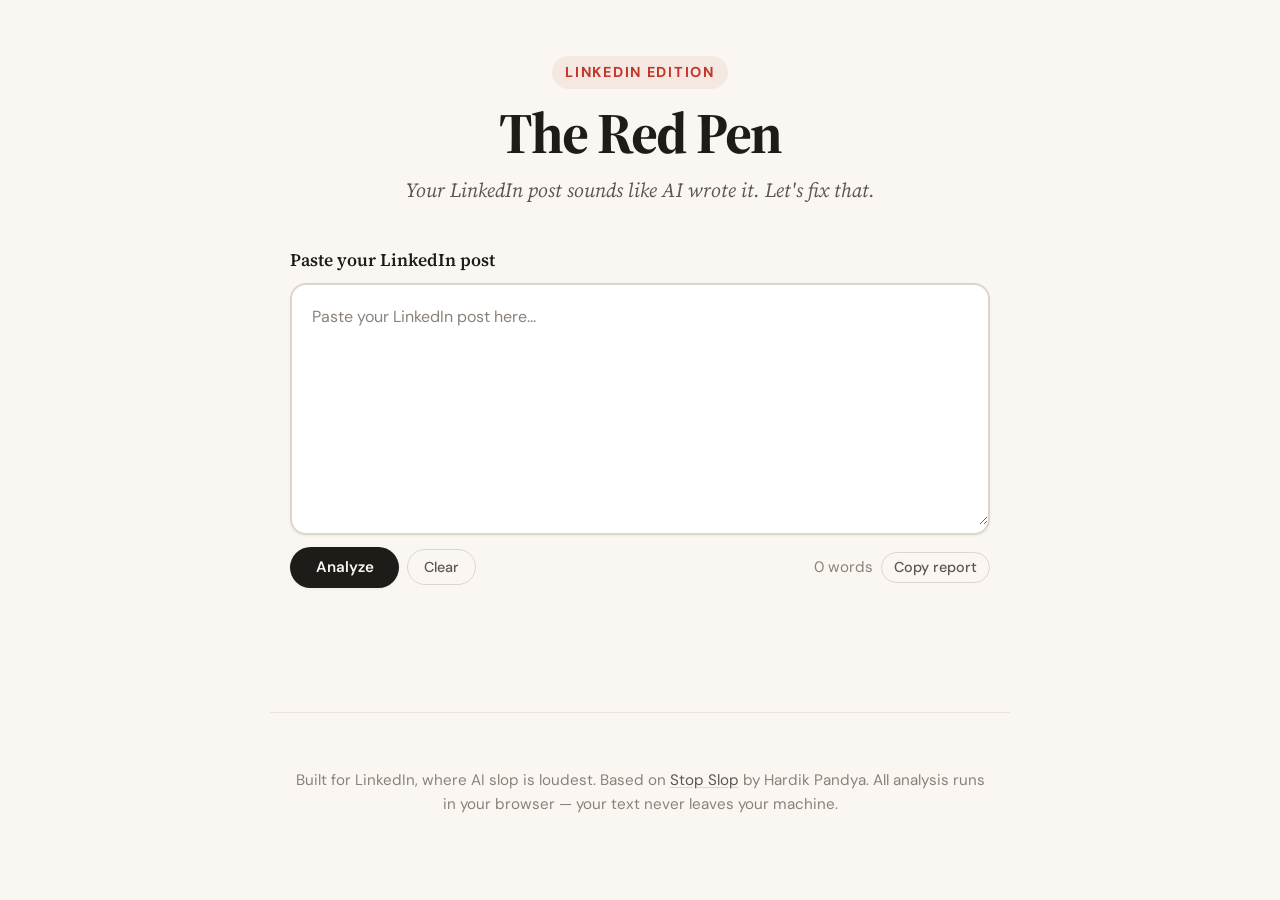
<file: frontend/index.html>
<!DOCTYPE html>
<html lang="en">
<head>
  <meta charset="UTF-8">
  <meta name="viewport" content="width=device-width, initial-scale=1">
  <title>The Red Pen — LinkedIn AI Writing Detector</title>
  <link rel="preconnect" href="https://fonts.googleapis.com">
  <link rel="preconnect" href="https://fonts.gstatic.com" crossorigin>
  <link href="https://fonts.googleapis.com/css2?family=Source+Serif+4:ital,opsz,wght@0,8..60,400;0,8..60,500;0,8..60,600;0,8..60,700;1,8..60,400&family=DM+Sans:ital,opsz,wght@0,9..40,400;0,9..40,500;0,9..40,600;0,9..40,700;1,9..40,400&display=swap" rel="stylesheet">
  <link rel="stylesheet" href="styles.css">
</head>
<body>
  <header class="hero">
    <div class="hero-badge">LinkedIn Edition</div>
    <h1>The Red Pen</h1>
    <p class="tagline">Your LinkedIn post sounds like AI wrote it. Let's fix that.</p>
  </header>

  <main class="container">
    <section class="editor-section">
      <div class="editor-label">Paste your LinkedIn post</div>
      <div class="editor-wrap">
        <div class="editor-overlay" id="editor-overlay"></div>
        <textarea id="editor" placeholder="Paste your LinkedIn post here..." spellcheck="false"></textarea>
      </div>
      <div class="editor-toolbar">
        <div class="toolbar-left">
          <button id="analyze-btn" class="btn-primary">Analyze</button>
          <button id="clear-btn" class="btn-ghost">Clear</button>
        </div>
        <div class="toolbar-right">
          <span id="word-count" class="word-count">0 words</span>
          <button id="copy-report-btn" class="btn-ghost btn-small">Copy report</button>
        </div>
      </div>
      <div id="text-warning" class="text-warning"></div>
    </section>

    <section id="summary-section" class="summary-section hidden">
      <!-- Score thermometer -->
      <div class="score-block" id="score-hero">
        <div class="score-top-row">
          <div class="score-number-wrap">
            <span class="score-value" id="score-value">0</span>
            <span class="score-max">/100</span>
          </div>
          <div class="score-verdict" id="score-verdict">Analyzing...</div>
        </div>
        <div class="score-track-wrap">
          <div class="score-track-bg"></div>
          <div class="score-track-fill" id="score-fill"></div>
          <div class="score-markers">
            <span>0</span><span>25</span><span>50</span><span>75</span><span>100</span>
          </div>
        </div>
        <div class="score-scale-labels">
          <span>Few patterns</span><span>Many patterns</span>
        </div>
      </div>

    </section>

    <section id="findings-section" class="findings-section hidden">
      <nav class="tab-bar" id="tab-bar">
        <button class="tab active" data-tab="buzzwords">AI Buzzwords</button>
        <button class="tab" data-tab="formatting">Formatting Tricks</button>
        <button class="tab" data-tab="quality">Writing Quality</button>
        <button class="tab" data-tab="cliches">LinkedIn Cliches</button>
      </nav>
      <div class="tab-panels">
        <div class="tab-panel active" id="panel-buzzwords"></div>
        <div class="tab-panel" id="panel-cliches"></div>
        <div class="tab-panel" id="panel-formatting"></div>
        <div class="tab-panel" id="panel-quality"></div>
      </div>
    </section>
  </main>

  <footer class="app-footer">
    <p>Built for LinkedIn, where AI slop is loudest. Based on <a href="https://github.com/hardikpandya/stop-slop" target="_blank" rel="noreferrer">Stop Slop</a> by Hardik Pandya. All analysis runs in your browser — your text never leaves your machine.</p>
  </footer>

  <script src="app.js"></script>
</body>
</html>
</file>
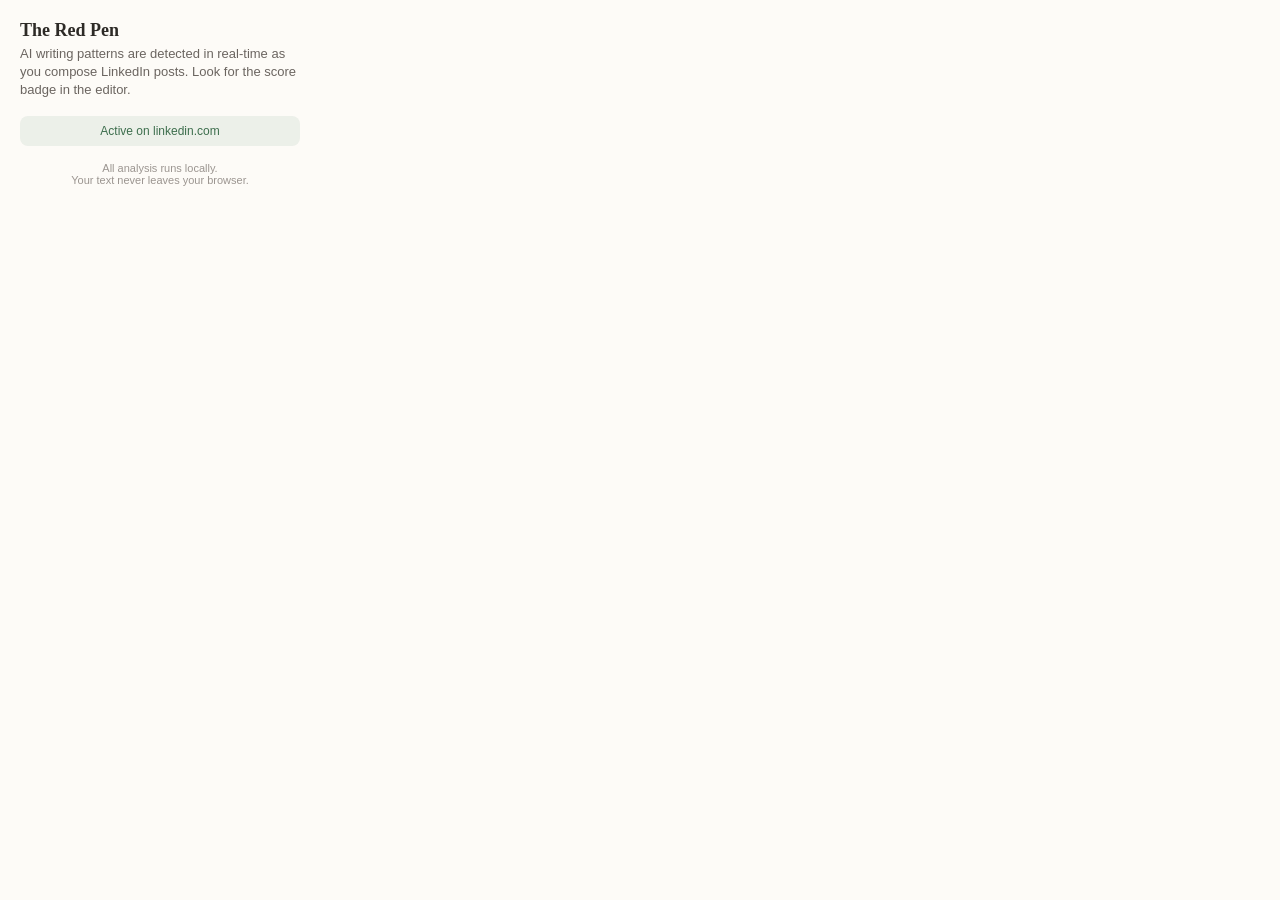
<file: extension/popup.html>
<!DOCTYPE html>
<html>
<head>
  <meta charset="UTF-8">
  <style>
    body {
      width: 280px;
      margin: 0;
      padding: 20px;
      font-family: -apple-system, BlinkMacSystemFont, "Segoe UI", sans-serif;
      background: #FDFBF7;
      color: #2D2A26;
    }
    h1 {
      font-family: Georgia, serif;
      font-size: 18px;
      margin: 0 0 4px;
    }
    p {
      font-size: 13px;
      color: #6B6560;
      margin: 0 0 16px;
      line-height: 1.4;
    }
    .status {
      font-size: 12px;
      padding: 8px 12px;
      background: rgba(91, 138, 106, 0.1);
      border-radius: 8px;
      color: #3d6e4d;
      text-align: center;
    }
    a {
      color: #8B6E4E;
    }
    .footer {
      margin-top: 16px;
      font-size: 11px;
      color: #9B9590;
      text-align: center;
    }
  </style>
</head>
<body>
  <h1>The Red Pen</h1>
  <p>AI writing patterns are detected in real-time as you compose LinkedIn posts. Look for the score badge in the editor.</p>
  <div class="status">Active on linkedin.com</div>
  <div class="footer">
    All analysis runs locally.<br>
    Your text never leaves your browser.
  </div>
</body>
</html>
</file>
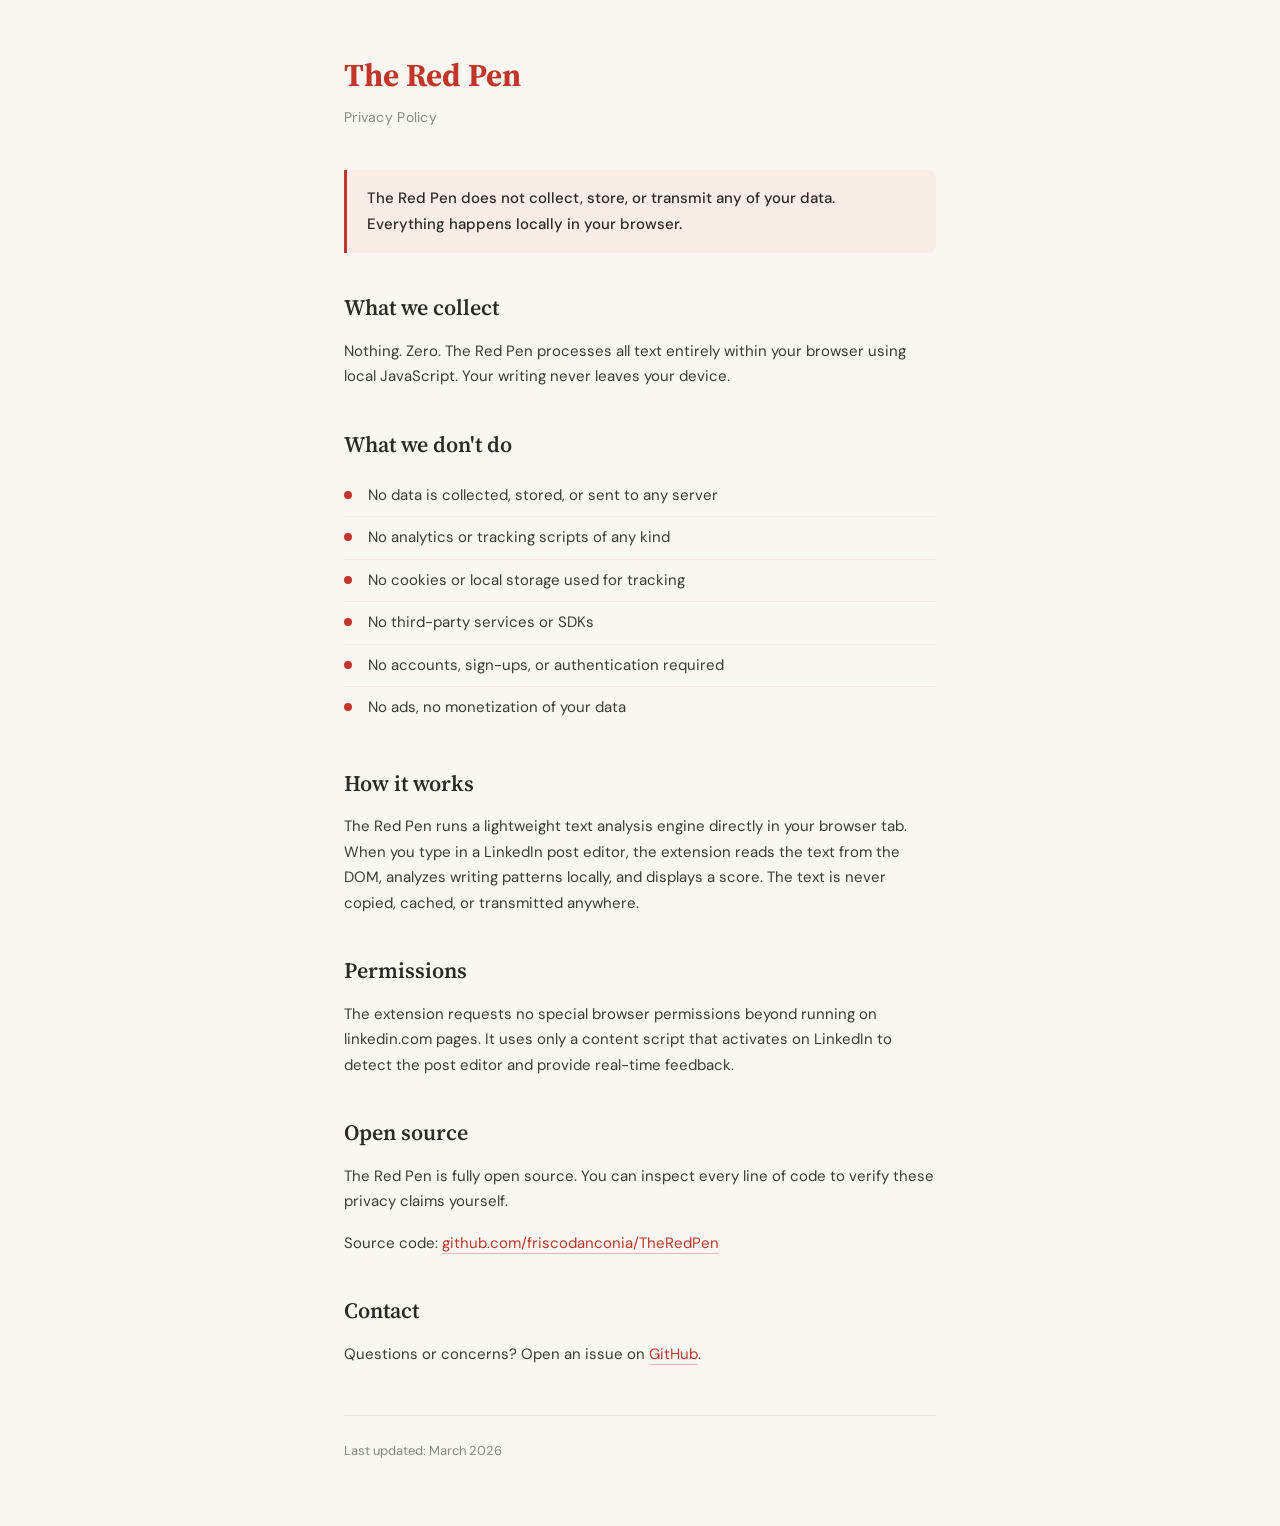
<file: extension/privacy.html>
<!DOCTYPE html>
<html lang="en">
<head>
  <meta charset="UTF-8">
  <meta name="viewport" content="width=device-width, initial-scale=1.0">
  <title>Privacy Policy — The Red Pen</title>
  <link rel="preconnect" href="https://fonts.googleapis.com">
  <link rel="preconnect" href="https://fonts.gstatic.com" crossorigin>
  <link href="https://fonts.googleapis.com/css2?family=Source+Serif+4:wght@600;700&family=DM+Sans:wght@400;500&display=swap" rel="stylesheet">
  <style>
    * { margin: 0; padding: 0; box-sizing: border-box; }

    body {
      font-family: 'DM Sans', -apple-system, BlinkMacSystemFont, sans-serif;
      background: #FAF7F2;
      color: #2D2A26;
      line-height: 1.7;
      padding: 48px 24px;
      max-width: 640px;
      margin: 0 auto;
    }

    header {
      margin-bottom: 40px;
    }

    header a {
      text-decoration: none;
      color: inherit;
    }

    h1 {
      font-family: 'Source Serif 4', Georgia, serif;
      font-size: 32px;
      font-weight: 700;
      color: #C13628;
      margin-bottom: 4px;
    }

    .tagline {
      font-size: 14px;
      color: #8B8580;
      letter-spacing: 0.02em;
    }

    h2 {
      font-family: 'Source Serif 4', Georgia, serif;
      font-size: 22px;
      font-weight: 600;
      margin: 36px 0 12px;
      color: #2D2A26;
    }

    p {
      font-size: 15px;
      margin-bottom: 16px;
      color: #3D3A36;
    }

    ul {
      margin: 0 0 20px 0;
      padding: 0;
      list-style: none;
    }

    ul li {
      font-size: 15px;
      color: #3D3A36;
      padding: 8px 0 8px 24px;
      position: relative;
      border-bottom: 1px solid rgba(193, 54, 40, 0.08);
    }

    ul li:last-child {
      border-bottom: none;
    }

    ul li::before {
      content: '';
      position: absolute;
      left: 0;
      top: 16px;
      width: 8px;
      height: 8px;
      background: #C13628;
      border-radius: 50%;
    }

    a {
      color: #C13628;
      text-decoration: none;
      border-bottom: 1px solid rgba(193, 54, 40, 0.3);
      transition: border-color 0.2s;
    }

    a:hover {
      border-bottom-color: #C13628;
    }

    .highlight-box {
      background: rgba(193, 54, 40, 0.06);
      border-left: 3px solid #C13628;
      padding: 16px 20px;
      border-radius: 0 8px 8px 0;
      margin: 24px 0;
    }

    .highlight-box p {
      margin: 0;
      font-weight: 500;
      color: #2D2A26;
    }

    footer {
      margin-top: 48px;
      padding-top: 24px;
      border-top: 1px solid rgba(45, 42, 38, 0.1);
      font-size: 13px;
      color: #8B8580;
    }

    footer p {
      font-size: 13px;
      color: #8B8580;
    }
  </style>
</head>
<body>
  <header>
    <a href="https://github.com/friscodanconia/TheRedPen">
      <h1>The Red Pen</h1>
    </a>
    <div class="tagline">Privacy Policy</div>
  </header>

  <div class="highlight-box">
    <p>The Red Pen does not collect, store, or transmit any of your data. Everything happens locally in your browser.</p>
  </div>

  <h2>What we collect</h2>
  <p>Nothing. Zero. The Red Pen processes all text entirely within your browser using local JavaScript. Your writing never leaves your device.</p>

  <h2>What we don't do</h2>
  <ul>
    <li>No data is collected, stored, or sent to any server</li>
    <li>No analytics or tracking scripts of any kind</li>
    <li>No cookies or local storage used for tracking</li>
    <li>No third-party services or SDKs</li>
    <li>No accounts, sign-ups, or authentication required</li>
    <li>No ads, no monetization of your data</li>
  </ul>

  <h2>How it works</h2>
  <p>The Red Pen runs a lightweight text analysis engine directly in your browser tab. When you type in a LinkedIn post editor, the extension reads the text from the DOM, analyzes writing patterns locally, and displays a score. The text is never copied, cached, or transmitted anywhere.</p>

  <h2>Permissions</h2>
  <p>The extension requests no special browser permissions beyond running on linkedin.com pages. It uses only a content script that activates on LinkedIn to detect the post editor and provide real-time feedback.</p>

  <h2>Open source</h2>
  <p>The Red Pen is fully open source. You can inspect every line of code to verify these privacy claims yourself.</p>
  <p>Source code: <a href="https://github.com/friscodanconia/TheRedPen">github.com/friscodanconia/TheRedPen</a></p>

  <h2>Contact</h2>
  <p>Questions or concerns? Open an issue on <a href="https://github.com/friscodanconia/TheRedPen/issues">GitHub</a>.</p>

  <footer>
    <p>Last updated: March 2026</p>
  </footer>
</body>
</html>
</file>
<file: frontend/styles.css>
:root {
  --bg: #FAF7F2;
  --bg-warm: #F3EDE4;
  --bg-dark: #1E1C19;
  --text: #1E1C19;
  --text-dim: #5C5650;
  --text-light: #8A8279;
  --red: #C13628;
  --red-bg: rgba(193, 54, 40, 0.08);
  --red-light: rgba(193, 54, 40, 0.5);
  --green: #3D7A4A;
  --green-bg: rgba(61, 122, 74, 0.08);
  --amber: #B8860B;
  --amber-bg: rgba(184, 134, 11, 0.08);
  --border: #DDD6CC;
  --border-light: #EAE4DB;
  --surface: #FFFFFF;
  --serif: "Source Serif 4", Georgia, "Times New Roman", serif;
  --body: "DM Sans", system-ui, -apple-system, sans-serif;
  --radius: 16px;
  --radius-sm: 10px;
  --shadow-sm: 0 1px 3px rgba(30,28,25,0.06);
  --shadow-md: 0 4px 16px rgba(30,28,25,0.08);
  --shadow-lg: 0 8px 32px rgba(30,28,25,0.1);
}

*, *::before, *::after { box-sizing: border-box; }

body {
  margin: 0;
  min-height: 100vh;
  font-family: var(--body);
  background: var(--bg);
  color: var(--text);
  -webkit-font-smoothing: antialiased;
  font-size: 16px;
  line-height: 1.6;
}

/* ===================== HERO ===================== */
.hero {
  text-align: center;
  padding: 3.5rem 1.5rem 2.5rem;
  position: relative;
}

.hero-badge {
  display: inline-block;
  font-family: var(--body);
  font-size: 0.9rem;
  font-weight: 700;
  text-transform: uppercase;
  letter-spacing: 0.12em;
  color: var(--red);
  background: var(--red-bg);
  padding: 0.3rem 0.8rem;
  border-radius: 999px;
  margin-bottom: 0.75rem;
}

.hero h1 {
  font-family: var(--serif);
  font-size: clamp(2.4rem, 6vw, 3.6rem);
  font-weight: 700;
  margin: 0;
  color: var(--text);
  letter-spacing: -0.03em;
  line-height: 1.1;
}

.tagline {
  font-family: var(--serif);
  font-size: clamp(1.05rem, 2.5vw, 1.25rem);
  color: var(--text-dim);
  margin: 0.6rem 0 0;
  font-style: italic;
}

/* ===================== CONTAINER ===================== */
.container {
  max-width: 740px;
  margin: 0 auto;
  padding: 0 1.25rem 4rem;
}

/* ===================== EDITOR ===================== */
.editor-section {
  margin-bottom: 2rem;
}

.editor-label {
  font-family: var(--serif);
  font-size: 1.1rem;
  font-weight: 600;
  color: var(--text);
  margin-bottom: 0.6rem;
}

.editor-wrap {
  position: relative;
  border: 2px solid var(--border);
  border-radius: var(--radius);
  background: var(--surface);
  transition: border-color 0.25s, box-shadow 0.25s;
  box-shadow: var(--shadow-sm);
}

.editor-wrap:focus-within {
  border-color: var(--text);
  box-shadow: var(--shadow-md);
}

.editor-overlay {
  position: absolute;
  inset: 0;
  padding: 1.1rem 1.25rem;
  pointer-events: none;
  overflow: hidden;
  white-space: pre-wrap;
  word-wrap: break-word;
  font-family: var(--body);
  font-size: 1rem;
  line-height: 1.75;
  color: transparent;
  z-index: 1;
}

.editor-overlay mark {
  color: transparent;
  background: transparent;
  border-bottom: 2.5px solid var(--red);
  border-radius: 0;
  padding: 0;
  cursor: pointer;
  pointer-events: auto;
  transition: background 0.15s;
}

.editor-overlay mark:hover {
  background: var(--red-bg);
}

#editor {
  width: 100%;
  min-height: 240px;
  padding: 1.1rem 1.25rem;
  border: none;
  border-radius: var(--radius);
  background: transparent;
  color: var(--text);
  font-family: var(--body);
  font-size: 1rem;
  line-height: 1.75;
  resize: vertical;
  position: relative;
  z-index: 2;
}

#editor::placeholder { color: var(--text-light); }
#editor:focus { outline: none; }

.editor-toolbar {
  display: flex;
  justify-content: space-between;
  align-items: center;
  flex-wrap: wrap;
  gap: 0.75rem;
  margin-top: 0.75rem;
}

.toolbar-left, .toolbar-right {
  display: flex;
  align-items: center;
  gap: 0.5rem;
  flex-wrap: wrap;
}

.word-count {
  font-size: 0.95rem;
  color: var(--text-light);
  font-variant-numeric: tabular-nums;
}

.text-warning {
  font-size: 0.9rem;
  color: var(--red);
  margin-top: 0.5rem;
  min-height: 1.4em;
}

/* ===================== BUTTONS ===================== */
.btn-primary {
  font-family: var(--body);
  font-size: 0.95rem;
  font-weight: 600;
  padding: 0.65rem 1.6rem;
  background: var(--bg-dark);
  color: var(--bg);
  border: none;
  border-radius: 999px;
  cursor: pointer;
  transition: transform 0.15s, box-shadow 0.2s;
  box-shadow: var(--shadow-sm);
}

.btn-primary:hover {
  transform: translateY(-1px);
  box-shadow: var(--shadow-md);
}

.btn-primary:active {
  transform: translateY(0);
}

.btn-ghost {
  font-family: var(--body);
  font-size: 0.9rem;
  font-weight: 500;
  padding: 0.5rem 1rem;
  background: transparent;
  color: var(--text-dim);
  border: 1.5px solid var(--border);
  border-radius: 999px;
  cursor: pointer;
  transition: border-color 0.2s, color 0.2s;
}

.btn-ghost:hover {
  border-color: var(--text-dim);
  color: var(--text);
}

.btn-small {
  font-size: 0.9rem;
  padding: 0.35rem 0.75rem;
}

.btn-fix {
  font-family: var(--body);
  font-size: 0.9rem;
  font-weight: 700;
  padding: 0.2rem 0.65rem;
  background: var(--green);
  color: #fff;
  border: none;
  border-radius: 999px;
  cursor: pointer;
  transition: opacity 0.15s, transform 0.15s;
  vertical-align: middle;
  letter-spacing: 0.02em;
}

.btn-fix:hover {
  opacity: 0.85;
  transform: scale(1.05);
}

/* ===================== SCORE BLOCK ===================== */
.summary-section {
  margin-bottom: 1.5rem;
  animation: fadeUp 0.5s ease both;
}

.score-block {
  background: var(--bg-dark);
  border-radius: var(--radius);
  padding: 1.75rem 1.5rem 1.25rem;
  margin-bottom: 1rem;
  box-shadow: var(--shadow-lg);
}

.score-top-row {
  display: flex;
  align-items: baseline;
  gap: 1rem;
  margin-bottom: 1rem;
}

.score-number-wrap {
  display: flex;
  align-items: baseline;
  gap: 0.15rem;
}

.score-value {
  font-family: var(--serif);
  font-size: 3rem;
  font-weight: 700;
  color: #fff;
  line-height: 1;
}

.score-max {
  font-family: var(--body);
  font-size: 1.1rem;
  font-weight: 500;
  color: rgba(255,255,255,0.35);
}

.score-verdict {
  font-family: var(--serif);
  font-size: 1.15rem;
  font-weight: 500;
  color: rgba(255,255,255,0.75);
  font-style: italic;
  word-wrap: break-word;
  max-width: 100%;
  padding: 0 0.5rem;
}

/* Thermometer track */
.score-track-wrap {
  position: relative;
  margin-bottom: 0.4rem;
}

.score-track-bg {
  height: 10px;
  border-radius: 999px;
  background: rgba(255,255,255,0.1);
}

.score-track-fill {
  position: absolute;
  top: 0;
  left: 0;
  height: 10px;
  border-radius: 999px;
  background: var(--green);
  min-width: 0;
  transition: width 0.8s cubic-bezier(0.22, 1, 0.36, 1), background 0.4s ease;
}

.score-track-fill.warn { background: var(--amber); }
.score-track-fill.bad { background: var(--red); }

.score-markers {
  display: flex;
  justify-content: space-between;
  margin-top: 0.45rem;
  font-size: 0.95rem;
  color: rgba(255,255,255,0.35);
  font-variant-numeric: tabular-nums;
}

.score-scale-labels {
  display: flex;
  justify-content: space-between;
  font-size: 0.9rem;
  color: rgba(255,255,255,0.5);
  font-weight: 500;
  margin-top: 0.15rem;
}


/* ===================== FINDINGS ===================== */
.findings-section {
  animation: fadeUp 0.5s 0.2s ease both;
}

.tab-bar {
  display: flex;
  gap: 0;
  background: var(--surface);
  border-radius: var(--radius) var(--radius) 0 0;
  border: 1px solid var(--border);
  border-bottom: none;
  overflow-x: auto;
  -webkit-overflow-scrolling: touch;
  scrollbar-width: none;
  box-shadow: var(--shadow-sm);
}

.tab-bar::-webkit-scrollbar { display: none; }

.tab {
  font-family: var(--body);
  font-size: 0.95rem;
  font-weight: 500;
  padding: 0.9rem 1.2rem;
  background: none;
  border: none;
  border-bottom: 3px solid transparent;
  color: var(--text-light);
  cursor: pointer;
  white-space: nowrap;
  transition: color 0.2s, border-color 0.2s, background 0.2s;
  position: relative;
}

.tab:hover {
  color: var(--text);
  background: var(--red-bg);
}

.tab.active {
  color: var(--text);
  border-bottom-color: var(--red);
  font-weight: 600;
}

.tab-panels {
  background: var(--surface);
  border: 1px solid var(--border);
  border-top: 2px solid var(--border);
  border-radius: 0 0 var(--radius) var(--radius);
  box-shadow: var(--shadow-sm);
}

.tab-panel {
  display: none;
  padding: 1.25rem;
}

.tab-panel.active {
  display: block;
  animation: fadeIn 0.3s ease;
}

/* ===================== FINDING CARDS ===================== */
.finding-card {
  background: var(--bg);
  border: 1px solid var(--border-light);
  border-left: 3px solid var(--red);
  border-radius: 2px var(--radius-sm) var(--radius-sm) 2px;
  padding: 1.1rem 1.25rem;
  margin-bottom: 0.85rem;
  transition: box-shadow 0.2s;
}

.finding-card:hover {
  box-shadow: var(--shadow-sm);
}

.finding-card:last-child { margin-bottom: 0; }

.finding-header {
  display: flex;
  justify-content: space-between;
  align-items: flex-start;
  gap: 0.75rem;
}

.finding-title {
  font-family: var(--serif);
  font-size: 1.1rem;
  font-weight: 600;
  margin: 0;
  color: var(--text);
}

.finding-count {
  font-size: 0.9rem;
  font-weight: 700;
  color: var(--red);
  background: var(--red-bg);
  padding: 0.15rem 0.65rem;
  border-radius: 999px;
  flex-shrink: 0;
}

.finding-explanation {
  font-size: 0.95rem;
  color: var(--text-dim);
  margin: 0.4rem 0 0;
  line-height: 1.6;
}

.finding-snippet {
  margin: 0.6rem 0 0;
  padding: 0.7rem 0.85rem;
  background: var(--surface);
  border: 1px solid var(--border-light);
  border-radius: var(--radius-sm);
  font-size: 0.95rem;
  line-height: 1.65;
  color: var(--text);
}

.finding-snippet mark {
  background: var(--red-bg);
  color: var(--red);
  padding: 0.1rem 0.25rem;
  border-radius: 3px;
  font-weight: 600;
}

.finding-suggestion {
  font-size: 0.95rem;
  color: var(--green);
  margin: 0.5rem 0 0;
  font-style: italic;
}

/* ===================== RHYTHM METRICS ===================== */
.rhythm-metric {
  margin-bottom: 1rem;
  padding: 1rem 1.15rem;
  background: var(--bg);
  border-radius: var(--radius-sm);
  border: 1px solid var(--border-light);
}

.rhythm-metric:last-child { margin-bottom: 0; }

.rhythm-label {
  font-family: var(--serif);
  font-size: 1.05rem;
  font-weight: 600;
  color: var(--text);
  margin-bottom: 0.2rem;
}

.rhythm-description {
  font-size: 0.9rem;
  color: var(--text-light);
  margin-bottom: 0.6rem;
  line-height: 1.5;
}

.rhythm-bar-wrap {
  position: relative;
  height: 10px;
  background: var(--border-light);
  border-radius: 999px;
  overflow: hidden;
}

.rhythm-bar-human {
  position: absolute;
  top: 0;
  height: 100%;
  background: var(--green-bg);
  border-radius: 999px;
}

.rhythm-bar-value {
  position: absolute;
  top: 0;
  left: 0;
  height: 100%;
  border-radius: 999px;
  transition: width 0.6s cubic-bezier(0.22, 1, 0.36, 1);
}

.rhythm-bar-value.good { background: var(--green); }
.rhythm-bar-value.warn { background: var(--amber); }
.rhythm-bar-value.bad { background: var(--red); }

.rhythm-verdict {
  font-size: 0.9rem;
  font-weight: 500;
  margin-top: 0.4rem;
  line-height: 1.5;
}

.rhythm-verdict.good { color: var(--green); }
.rhythm-verdict.warn { color: var(--amber); }
.rhythm-verdict.bad { color: var(--red); }

/* ===================== EMPTY STATE ===================== */
.empty-state {
  text-align: center;
  padding: 2.5rem 1.5rem;
  color: var(--green);
  font-family: var(--serif);
  font-size: 1.1rem;
  font-weight: 600;
  background: var(--green-bg);
  border-radius: var(--radius-sm);
  line-height: 1.5;
}

.empty-state span {
  display: block;
  font-family: var(--body);
  font-size: 0.9rem;
  font-weight: 400;
  color: var(--text-dim);
  margin-top: 0.3rem;
}

/* ===================== TOOLTIP ===================== */
.mark-tooltip {
  position: fixed;
  max-width: 320px;
  padding: 0.85rem 1rem;
  background: var(--bg-dark);
  color: rgba(255,255,255,0.9);
  border-radius: var(--radius-sm);
  box-shadow: var(--shadow-lg);
  font-size: 0.95rem;
  line-height: 1.5;
  z-index: 100;
  pointer-events: none;
}

.mark-tooltip strong { color: var(--red); filter: brightness(1.4); }

/* ===================== FOOTER ===================== */
.hidden { display: none !important; }

.app-footer {
  text-align: center;
  padding: 2.5rem 1.25rem;
  color: var(--text-light);
  font-size: 0.95rem;
  max-width: 740px;
  margin: 0 auto;
  border-top: 1px solid var(--border-light);
}

.app-footer a {
  color: var(--text-dim);
  text-decoration-color: var(--border);
  text-underline-offset: 2px;
}

/* ===================== ANIMATIONS ===================== */
@keyframes fadeUp {
  from { opacity: 0; transform: translateY(12px); }
  to { opacity: 1; transform: translateY(0); }
}

@keyframes fadeIn {
  from { opacity: 0; }
  to { opacity: 1; }
}

/* ===================== MOBILE ===================== */
@media (max-width: 480px) {
  .hero { padding: 2.5rem 1rem 1.5rem; }
  .container { padding: 0 0.75rem 2.5rem; }

  .editor-toolbar {
    flex-direction: column;
    align-items: stretch;
  }

  .toolbar-left, .toolbar-right {
    justify-content: center;
  }

  .score-top-row {
    flex-direction: column;
    gap: 0.25rem;
  }

  .score-value { font-size: 2.4rem; }

  .tab {
    font-size: 0.9rem;
    padding: 0.7rem 0.8rem;
  }

  .tab-panel {
    padding: 1rem 0.85rem;
  }

  .finding-card {
    padding: 0.9rem 1rem;
  }
}
</file>
